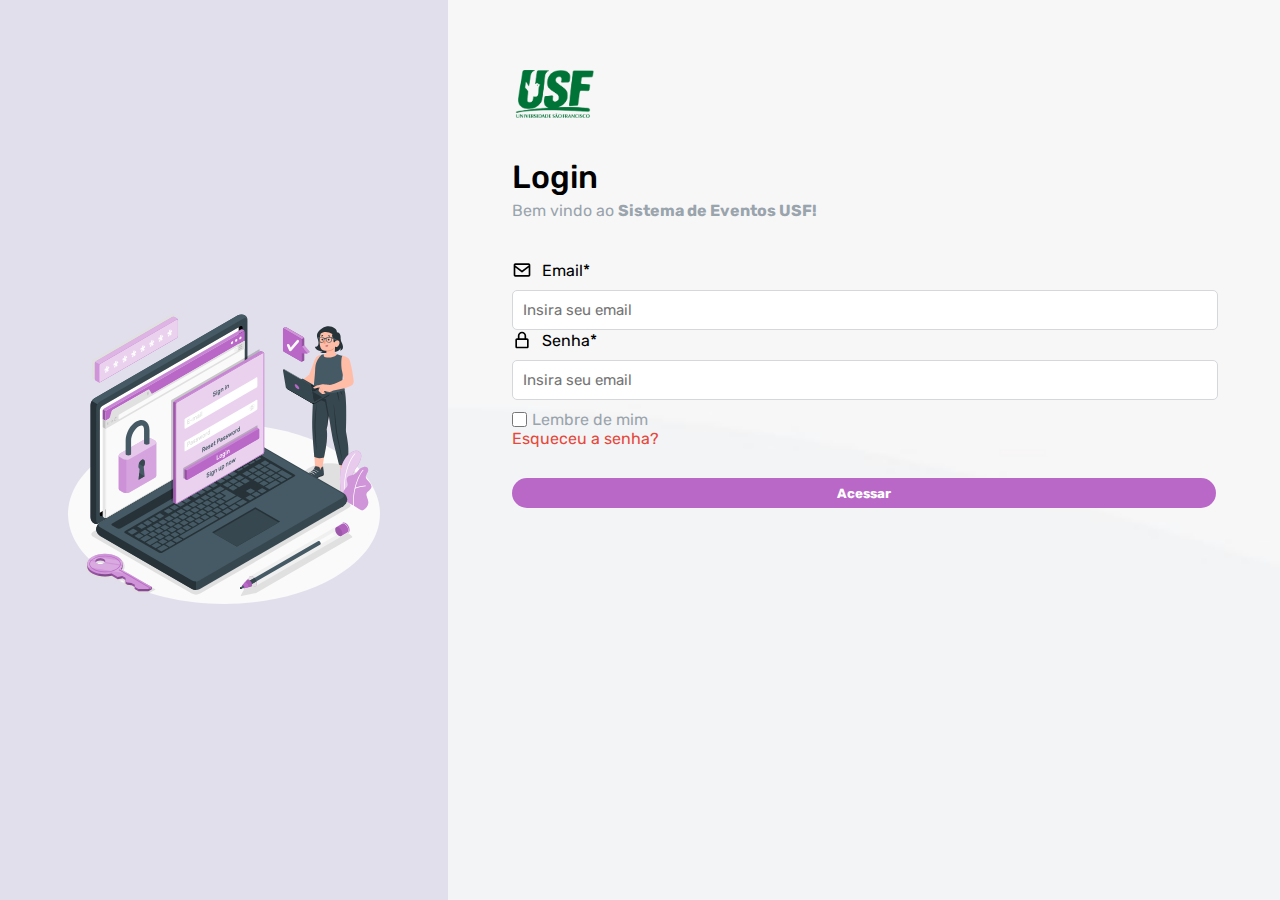
<file: content/login.html>
<!DOCTYPE html>
<html lang="pt-br">
<head>
    <meta charset="UTF-8">
    <meta http-equiv="X-UA-Compatible" content="IE=edge">
    <meta name="viewport" content="width=device-width, initial-scale=1.0">
    <link rel="stylesheet" href="../assets/css/login.css">
    <title>Login - Sistema de Eventos</title>
</head>
<body>
    <!--Login-->
    <div class="login-container">
        <div class="login-inner">
            <div class="image-container">
                <img src="../assets/img/Computer login-amico.svg" class="group-image">
            </div>
            <div class="login-form">
                <div class="login-form-inner">
                    <div class="logo-container">
                        <img src="../assets/img/logotipo-usf.png" alt="" class="logo">
                    </div>
                </div>
                <header class="header">Login</header>
                <header class="sub-header">Bem vindo ao <b>Sistema de Eventos USF!</b></header>

                <!--Formulário-->
                <form action="">
                    <div class="input-container">
                        <label for="emailAddress" class="label"><img src="../assets/img/bx-envelope.svg" class="label-icon"><span>Email*</span></label>
                        <input type="email" class="input" id="emailAddress" placeholder="Insira seu email">
                    </div>
                    <div class="input-container">
                        <label for="password" class="label"><img src="../assets/img/bx-lock-alt.svg" class="label-icon"><span>Senha*</span></label>
                        <input type="password" class="input" id="password" placeholder="Insira seu email">
                    </div>
                    <div class="options-container">
                        <div class="checkbox-container">
                            <input type="checkbox" id="remember" class="checkbox"><label for="remember">Lembre de mim</label>
                        </div>
                        <a href="#" class="forgot-password">Esqueceu a senha?</a>
                    </div>
                    <button class="login-button">Acessar</button>
                </form>
            </div>
        </div>
    </div>
</body>
</html>
</file>
<file: assets/css/login.css>
@import url('https://fonts.googleapis.com/css2?family=Rubik:wght@300;400;500&display=swap');
*{
    margin: 0px;
    font-family: Rubik;
}

.login-container{
    height: 100vh;
    overflow: auto;
}

.login-inner{
    display: flex;
    min-height: 100%;
}

.login-inner .image-container{
    width: 25%;
    background-color: #e1dfec;
    min-height: 100%;
    padding: 5%;
    display: flex;
    justify-content: center;
    align-items: center;
}

.login-inner .image-container .group-image{
    width: 100%;
    display: block;
}

.login-inner .login-form{
    flex-grow: 2;
    background-color: #fff;
    min-height: 100%;
    padding: 5%;
    background: url(../img/background-login.jpeg) no-repeat center center fixed;
    -webkit-background-size: cover;
    -moz-background-size: cover;
    -o-background-size: cover;
    background-size: cover;
}

.login-inner .login-form .logo-container .logo{
    height: 60px;
    margin-bottom: 30px;
}

.login-inner .login-form .header{
    font-size: 32px;
    font-weight: 500;
}

.login-inner .login-form .sub-header{
    color: #9aa4ad;
    margin-top: 5px;
    margin-bottom: 40px;
}

.login-inner .login-form .input-container .label{
    display: flex;
    width: 100%;
    justify-content: flex-start;
    align-items: center;
    margin-right: 7px;
    margin-bottom: 10px;
}

.login-inner .login-form .input-container .label .label-icon{
    width: 20px;
    margin-right: 10px;
    display: block;
}

.login-inner .login-form .input-container .input{
    display: block;
    width: calc(100% - 20px);
    font-size: 15px;
    padding: 10px;
    border: 1px solid #d6d7db;
    border-radius: 5px;
    margin-top: 5px;
    outline: 0px !important;
}

.login-inner .login-form .otions-container{
    display: flex;
    justify-content: space-between;
}

/*.login-form{
    display: flex;
    align-items: center;
}

.login-inner{
    max-width: 500px;
}*/

.login-inner .login-form .checkbox{
    width: 15px;
    height: 15px;
    margin: 0px;
    display: block;
    border: 1px solid #d6d7db;
}

.login-inner .login-form .checkbox-container{
    margin-top: 10px;
    display: flex;
    justify-content: flex-start;
    align-items: center;
}

.login-inner .login-form .checkbox-container label{
    display: block;
    padding: 0px 5px;
    color: #9aa4ad;
}

.login-inner .login-form .forgot-password{
    color: #e7483b;
    text-decoration: none;
}

.login-inner .login-form .login-button{
    margin-top: 30px;
    display: block;
    width: 100%;
    height: 30px;
    border-radius: 20px;
    font-weight: bold;
    color: #fff;
    background-color: #ba68c8;
    border: 0px;
    outline: 0px;
    cursor: pointer;
}

.login-inner .login-form .login-button:active{
    background-color:#7e57c2;
}

/*Responsive Mobile*/
@media only screen and(max-width: 1200px){
    .login-inner .image-container{
        width: 50%;
    }
}

@media only screen and(max-width: 800px){
    .login-inner .image-container{
        display: none;
    }
    .login-form{
        justify-content: center;
    }
}

.login-container::-webkit-scrollbar{
    width: 5px;
}

.login-container::-webkit-scrollbar-track{
    background: #f1f1f1;
}

.login-container::-webkit-scrollbar-thumb{
    background: #2e1f7a;
}

.login-container::-webkit-scrollbar-thumb:hover{
    background: #4520ff;
}
</file>
